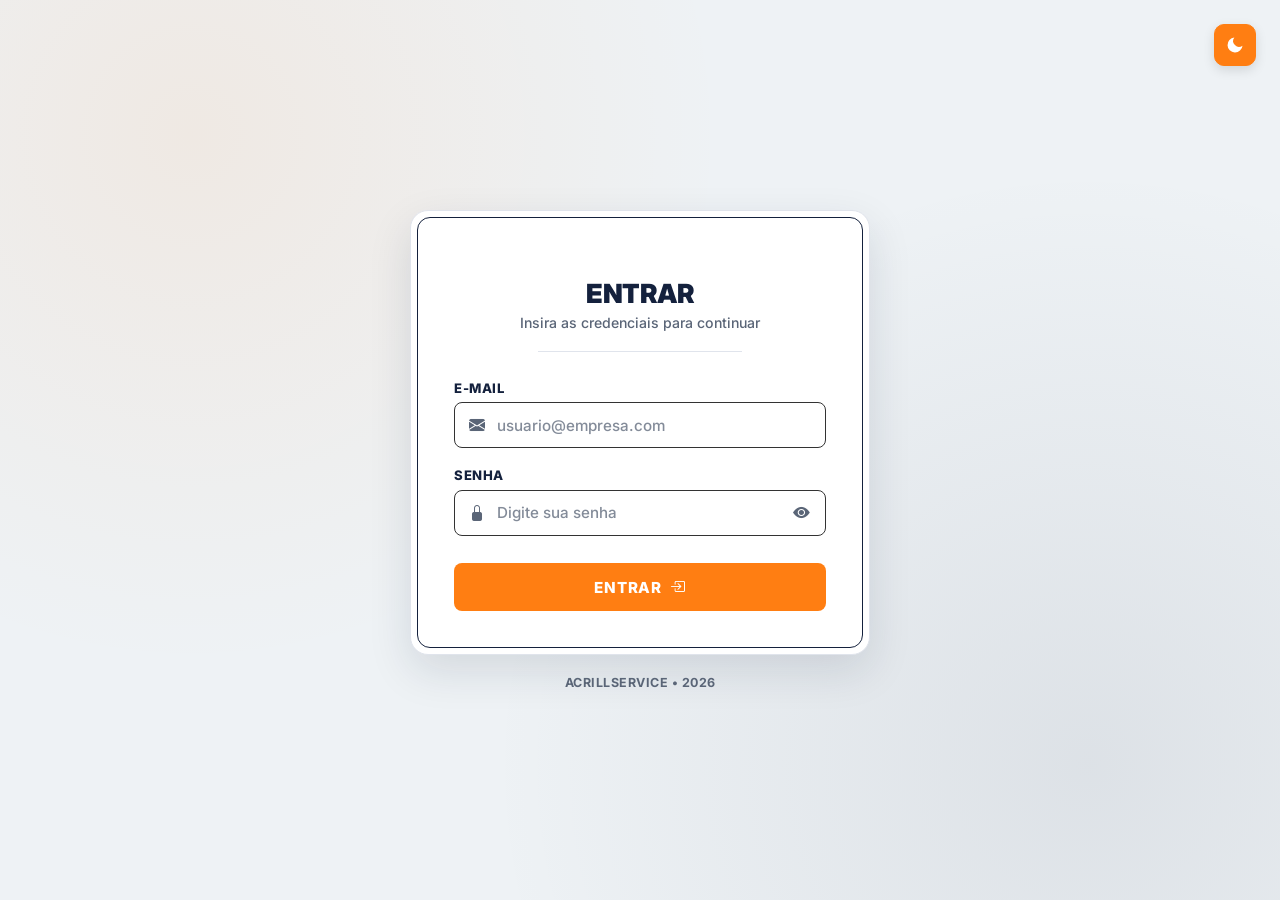
<file: index.html>
<!DOCTYPE html>
<html lang="pt-BR" data-role="Admin">
<head>
    <meta charset="UTF-8">
    <meta name="viewport" content="width=device-width, initial-scale=1.0">
    <title>Sysadmin - AcrillService</title>

    <script>
        function obterTemaCookie() {
            const cookie = document.cookie.split('; ').find(row => row.startsWith('app_theme='));
            return cookie ? cookie.split('=')[1] : 'light';
        }

        const savedTheme = obterTemaCookie();
        document.documentElement.setAttribute('data-theme', savedTheme);
        document.documentElement.setAttribute('data-bs-theme', savedTheme);
    </script>

    <link rel="preconnect" href="https://fonts.googleapis.com">
    <link rel="preconnect" href="https://fonts.gstatic.com" crossorigin>
    <link href="https://fonts.googleapis.com/css2?family=Inter:wght@300;400;600;700;800;900&display=swap" rel="stylesheet">

    <link rel="stylesheet" href="https://cdn.jsdelivr.net/npm/bootstrap-icons@1.11.1/font/bootstrap-icons.css">
    <link rel="stylesheet" href="https://cdnjs.cloudflare.com/ajax/libs/font-awesome/6.5.1/css/all.min.css">
    <link rel="stylesheet" href="./assets/css/sysadmin.css">
</head>
<body>

<div class="app-container">
    <div class="alert" id="alert-card" style="display: none;" role="alert">
        <div class="alert-content">
            <i class="bi bi-exclamation-triangle-fill alert-icon" id="alert-icon"></i>
            <span id="alert-text">Mensagem do sistema</span>
        </div>
    </div>

    <aside class="sidebar">
        <div class="sidebar-logo">
            <a href="http://localhost:8085/" class="logo-link">
                <img src="assets/images/acrillogo.svg" alt="Logo AcrillService"
                     onerror="this.onerror=null; this.src='./assets/img/logo-acrillservice.png';">
            </a>
        </div>

        <nav class="sidebar-nav">
            <a href="http://localhost:8085/" class="nav-item">
                <i class="bi bi-house-door-fill"></i>
                <span>INÍCIO</span>
            </a>
            <a href="http://localhost:8085/produto" class="nav-item">
                <i class="bi bi-box-seam-fill"></i>
                <span>PRODUTOS</span>
            </a>
            <a href="http://localhost:8085/venda" class="nav-item">
                <i class="bi bi-cart-fill"></i>
                <span>VENDAS</span>
            </a>
            <a href="http://localhost:8085/orcamento" class="nav-item">
                <i class="bi bi-file-earmark-text-fill"></i>
                <span>ORÇAMENTOS</span>
            </a>
            <a href="http://localhost:8085/cliente" class="nav-item">
                <i class="bi bi-people-fill"></i>
                <span>CLIENTES</span>
            </a>
            <a href="http://localhost:8085/avaliacao" class="nav-item">
                <i class="bi bi-star-fill"></i>
                <span>AVALIAÇÕES</span>
            </a>
            <a href="http://localhost:5501/index.html" rel="noreferrer" class="nav-item">
                <i class="bi bi-bar-chart-line-fill"></i>
                <span>RELATÓRIOS</span>
            </a>
            <a href="./index.html" class="nav-item active">
                <i class="bi bi-shield-lock-fill"></i>
                <span>SYSADMIN</span>
            </a>
        </nav>

        <div class="user-profile-widget">
            <div class="user-info-row">
                <div class="user-avatar">
                    <span id="sidebar-user-avatar">A</span>
                </div>
                <div class="user-details">
                    <span class="user-email" id="sidebar-user-email" title="Carregando...">Carregando...</span>
                    <span class="user-role" id="sidebar-user-role">ADMIN</span>
                </div>
            </div>

            <div class="user-actions-row">
                <button type="button" id="theme-toggle" class="btn-theme" title="Alternar Tema" aria-label="Alternar Tema">
                    <svg id="icon-moon" xmlns="http://www.w3.org/2000/svg" width="20" height="20" viewBox="0 0 24 24" fill="currentColor">
                        <path d="M21 12.79A9 9 0 1 1 11.21 3 7 7 0 0 0 21 12.79z"/>
                    </svg>
                    <svg id="icon-sun" xmlns="http://www.w3.org/2000/svg" width="20" height="20" viewBox="0 0 24 24" fill="none" stroke="currentColor" stroke-width="2" stroke-linecap="round" stroke-linejoin="round" style="display: none;">
                        <circle cx="12" cy="12" r="5"/><line x1="12" y1="1" x2="12" y2="3"/><line x1="12" y1="21" x2="12" y2="23"/><line x1="4.22" y1="4.22" x2="5.64" y2="5.64"/><line x1="18.36" y1="18.36" x2="19.78" y2="19.78"/><line x1="1" y1="12" x2="3" y2="12"/><line x1="21" y1="12" x2="23" y2="12"/><line x1="4.22" y1="19.78" x2="5.64" y2="18.36"/><line x1="18.36" y1="5.64" x2="19.78" y2="4.22"/>
                    </svg>
                </button>

                <button type="button" id="btn-logout" class="btn-logout">SAIR</button>
            </div>
        </div>
    </aside>

    <main class="main-content">
        <header class="page-header">
            <h1 class="page-title">SYSADMIN</h1>
        </header>

        <section class="toolbar">
            <div class="toolbar-left">
                <button type="button" id="btn-novo-usuario" class="btn-orange">
                    NOVO USUÁRIO
                </button>
            </div>
        </section>

        <section class="table-container">
            <table class="data-table">
                <thead>
                <tr>
                    <th>Código</th>
                    <th>E-mail</th>
                    <th>Permissões (Roles)</th>
                    <th>Status</th>
                    <th class="text-right">Ações</th>
                </tr>
                </thead>
                <tbody id="users-table-body">
                </tbody>
            </table>
        </section>
    </main>
</div>

<div class="modal-overlay" id="modal-usuario" style="display: none;">
    <div class="modal-card">
        <div class="modal-inner-border">
            <div class="modal-top-bar">
                <button type="button" class="btn-close-modal" data-close="modal-usuario" aria-label="Fechar">&times;</button>
            </div>

            <div class="modal-body-content">
                <h2 id="modal-usuario-titulo" class="modal-page-title">NOVO USUÁRIO</h2>
                <hr class="modal-divider">

                <form id="form-usuario" class="modal-form">
                    <input type="hidden" id="usuario-id">

                    <div class="form-group">
                        <label for="usuario-email">E-MAIL</label>
                        <input type="email" id="usuario-email" placeholder="usuario@empresa.com" required>
                    </div>

                    <div class="form-group" id="grupo-senha">
                        <label for="usuario-senha">SENHA</label>
                        <input type="password" id="usuario-senha" placeholder="Digite a senha inicial">
                        <small class="help-text" id="senha-help" style="display: none;">Deixe em branco para manter a senha atual.</small>
                    </div>

                    <div class="form-group">
                        <label>PERMISSÕES (ROLES)</label>
                        <div class="roles-list" id="roles-checkbox-container">
                            <label class="role-checkbox-item">
                                <input type="checkbox" name="roles" value="Admin">
                                <span><strong>Admin</strong> — Acesso total e gerenciamento de usuários</span>
                            </label>
                            <label class="role-checkbox-item">
                                <input type="checkbox" name="roles" value="sales">
                                <span><strong>sales</strong> — Vendas, orçamentos e clientes</span>
                            </label>
                            <label class="role-checkbox-item">
                                <input type="checkbox" name="roles" value="add_product">
                                <span><strong>add_product</strong> — Cadastro e edição de produtos</span>
                            </label>
                            <label class="role-checkbox-item">
                                <input type="checkbox" name="roles" value="Client">
                                <span><strong>Client</strong> — Crie e edite avaliações</span>
                            </label>
                        </div>
                    </div>

                    <div class="modal-footer">
                        <button type="button" class="btn-outline-cancel" data-close="modal-usuario">CANCELAR</button>
                        <button type="submit" class="btn-orange btn-modal-save" id="btn-salvar-usuario">SALVAR</button>
                    </div>
                </form>
            </div>
        </div>
    </div>
</div>

<script type="module" src="./assets/js/index/main.js"></script>
</body>
</html>
</file>
<file: assets/css/sysadmin.css>
:root {
    --bg-outer: #eef2f5;
    --bg-sidebar: #ffffff;
    --bg-surface: #ffffff;
    --bg-subtle: #f5f7fa;
    --bg-subtle-hover: #ebeff5;
    --bg-modal-overlay: rgba(20, 33, 61, 0.55);

    --border-color: #e0e4ec;
    --border-sidebar: #d1d5db;
    --input-bg: #ffffff;
    --input-border: #333333;

    --text-primary: #14213d;
    --text-secondary: #393939;
    --text-muted: #5a6577;

    --brand-orange: #ff7e12;
    --brand-orange-hover: #e06500;
    --brand-orange-modal: #ff9433;
    --brand-orange-text: #ffffff;
    --brand-navy: #14213d;
    --active-border: #14213d;
    --nav-hover: #fff4eb;
    --shadow-main: 0 12px 40px rgba(20, 33, 61, 0.08);

    /* Widget de Perfil (Tema Claro) */
    --avatar-bg: #14213d;
    --avatar-text: #ffffff;
    --theme-btn-bg: #ff7e12;
    --theme-btn-border: #ff7e12;
    --theme-btn-icon: #ffffff;

    /* Badges */
    --badge-active-bg: #10b981;
    --badge-warning-bg: #f59e0b;
    --badge-inactive-bg: #ef4444;

    --font-family: 'Inter', sans-serif;
    --sidebar-width: 228px;
}

/* =========================================================
   TEMA ESCURO (IDÊNTICO AO MONOLITO)
   ========================================================= */
[data-theme="dark"] {
    --bg-outer: #05080f;
    --bg-sidebar: #090e1a;
    --bg-surface: #0e1525;
    --bg-subtle: #151f34;
    --bg-subtle-hover: #1c2944;
    --bg-modal-overlay: rgba(2, 6, 16, 0.78);

    --border-color: #1f2c47;
    --border-sidebar: #1a253c;
    --input-bg: #090e1a;
    --input-border: #263554;

    --text-primary: #f8fafc;
    --text-secondary: #cbd5e1;
    --text-muted: #8b9bb4;

    --brand-orange: #ff7e12;
    --brand-orange-hover: #ff9438;
    --brand-orange-text: #f8fafc;
    --active-border: #f8fafc;
    --nav-hover: rgba(255, 126, 18, 0.12);
    --shadow-main: 0 16px 48px rgba(0, 0, 0, 0.8);

    --avatar-bg: #f8fafc;
    --avatar-text: #090e1a;
    --theme-btn-bg: rgba(255, 126, 18, 0.12);
    --theme-btn-border: #ff7e12;
    --theme-btn-icon: #ff9438;
}

* {
    margin: 0;
    padding: 0;
    box-sizing: border-box;
    font-family: 'Inter', sans-serif;
}

body {
    font-family: 'Inter', sans-serif;
    background-color: var(--bg-outer);
    color: var(--text-primary);
    padding: 5px;
    height: 100vh;
    margin: 0;
    box-sizing: border-box;
    overflow: hidden;
    transition: background-color 0.2s ease, color 0.2s ease;
}

/* Moldura principal arredondada do monolito */
.app-container {
    display: flex;
    height: 100%;
    border-radius: 20px;
    overflow: hidden;
    box-shadow: var(--shadow-main);
    background-color: var(--bg-surface);
    border: 1px solid var(--border-color);
    transition: background-color 0.2s ease, border-color 0.2s ease;
}

.sidebar {
    width: 228px;
    height: 100%;
    position: sticky;
    background-color: var(--bg-sidebar);
    border-right: 1px solid var(--border-sidebar);
    box-shadow: 2px 0px 10px rgba(0, 0, 0, 0.25);
    z-index: 10;
    display: flex;
    flex-direction: column;
    flex-shrink: 0;
    overflow-y: auto;
    overflow-x: hidden;
    scrollbar-width: none;
    transition: background-color 0.2s ease, border-color 0.2s ease;
}

.sidebar::-webkit-scrollbar {
    display: none;
}

.sidebar-logo {
    display: flex;
    justify-content: center;
    align-items: center;
    padding-top: 24px;
    padding-bottom: 24px;
    margin-bottom: 8px;
    width: 100%;
}

.logo-link {
    display: flex;
    align-items: center;
    justify-content: center;
    width: 100%;
}

.sidebar-logo img {
    max-height: 120px;
    max-width: 120px;
    width: auto;
    height: auto;
    object-fit: contain;
    transition: filter 0.2s ease;
}

[data-theme="dark"] .sidebar-logo img {
    filter: brightness(0) invert(1);
}

.sidebar-nav {
    display: flex;
    flex-direction: column;
}

.nav-item {
    display: flex;
    align-items: center;
    padding: 16px 24px;
    color: var(--text-secondary);
    text-decoration: none;
    font-weight: 800;
    font-size: 13px;
    letter-spacing: 0.8px;
    text-transform: uppercase;
    transition: background-color 0.2s ease-in-out, color 0.2s ease-in-out;
    border: none;
    background: transparent;
    width: 100%;
    cursor: pointer;
    text-align: left;
}

.nav-item i {
    font-size: 20px;
    margin-right: 10px;
    color: var(--text-muted);
    line-height: 1;
    transition: color 0.2s ease-in-out;
}

.nav-item:hover:not(.active) {
    background-color: var(--nav-hover);
    color: var(--text-primary);
}

.nav-item:hover:not(.active) i {
    color: var(--brand-orange);
}

.nav-item.active {
    background-color: var(--brand-orange);
    border-bottom: 3px solid var(--active-border);
    color: var(--brand-orange-text);
    font-weight: 900;
}

.nav-item.active i {
    color: var(--brand-orange-text) !important;
}


.user-profile-widget {
    margin-top: auto;
    padding: 12px 14px;
    border-top: 1px solid var(--border-color);
    background-color: var(--bg-sidebar);
    display: flex;
    flex-direction: column;
    gap: 10px;
    flex-shrink: 0;
    transition: background-color 0.2s ease, border-color 0.2s ease;
}

.user-info-row {
    display: flex;
    align-items: center;
    gap: 10px;
}

.user-avatar {
    width: 38px;
    height: 38px;
    border-radius: 50%;
    background-color: var(--avatar-bg);
    color: var(--avatar-text);
    display: flex;
    align-items: center;
    justify-content: center;
    font-weight: 800;
    font-size: 1rem;
    flex-shrink: 0;
    overflow: hidden;
    transition: background-color 0.2s ease, color 0.2s ease;
}

.user-details {
    display: flex;
    flex-direction: column;
    min-width: 0;
}

.user-email {
    font-weight: 800;
    font-size: 0.8rem;
    color: var(--text-primary);
    white-space: nowrap;
    overflow: hidden;
    text-overflow: ellipsis;
}

.user-role {
    font-size: 0.7rem;
    font-weight: 600;
    color: var(--text-muted);
    text-transform: uppercase;
    letter-spacing: 0.4px;
}

.user-actions-row {
    display: flex;
    align-items: center;
    gap: 8px;
}

.btn-theme {
    flex: 1;
    height: 32px;
    border-radius: 6px;
    background-color: var(--theme-btn-bg);
    border: 1.5px solid var(--theme-btn-border);
    color: var(--theme-btn-icon);
    display: flex;
    align-items: center;
    justify-content: center;
    cursor: pointer;
    transition: all 0.2s ease;
}

.btn-theme:hover {
    background-color: var(--brand-orange);
    color: var(--brand-orange-text);
}

.btn-logout {
    flex: 1;
    height: 32px;
    border-radius: 6px;
    background-color: var(--brand-orange);
    border: none;
    color: var(--brand-orange-text);
    font-weight: 800;
    font-size: 0.78rem;
    letter-spacing: 0.5px;
    text-transform: uppercase;
    cursor: pointer;
    transition: background-color 0.2s ease;
}

.btn-logout:hover {
    background-color: var(--brand-orange-hover);
}

.main-content {
    background-color: var(--bg-surface);
    color: var(--text-primary);
    height: 100%;
    flex-grow: 1;
    padding: 3rem;
    overflow-y: auto;
    transition: background-color 0.2s ease, color 0.2s ease;
}

.page-header {
    margin-bottom: 0.5rem;
}

.page-title {
    font-size: 3rem;
    font-weight: 900;
    color: var(--text-primary);
    letter-spacing: -1px;
    line-height: 1.2;
    margin: 0;
    text-transform: uppercase;
}

.alert {
    position: fixed;
    top: 0;
    right: 0;
    margin: 1.5rem;
    padding: 1rem 1.25rem;
    border-radius: 10px;
    background-color: #f8d7da;
    border-left: 5px solid #dc3535;
    color: #14213d;
    font-size: 0.95rem;
    font-weight: 700;
    box-shadow: 0 1rem 3rem rgba(0, 0, 0, 0.175);
    z-index: 1050;
    min-width: 320px;
    max-width: 500px;
}

.alert-content {
    display: flex;
    align-items: center;
    gap: 0.65rem;
}

.alert-icon {
    font-size: 1.4rem;
}

.alert.success {
    background-color: #d1e7dd;
    border-left-color: #198754;
    color: #0f5132;
}

[data-theme="dark"] .alert {
    background-color: #2b1218;
    color: #fecdd3;
}

[data-theme="dark"] .alert.success {
    background-color: #0f291e;
    color: #a7f3d0;
}

.toolbar {
    display: flex;
    justify-content: space-between;
    align-items: center;
    gap: 1rem;
    margin-bottom: 1.5rem;
    flex-wrap: wrap;
}

.toolbar-left {
    display: flex;
    align-items: center;
    gap: 1rem;
}

.btn-orange {
    background-color: var(--brand-orange);
    color: var(--brand-orange-text);
    font-weight: 800;
    font-size: 0.85rem;
    padding: 10px 20px;
    border: none;
    border-radius: 8px;
    text-transform: uppercase;
    cursor: pointer;
    transition: background-color 0.2s ease;
}

.btn-orange:hover {
    background-color: var(--brand-orange-hover);
    color: var(--brand-orange-text);
}


.table-container {
    width: 100%;
    overflow-x: auto;
    margin-top: 20px;
}

.data-table {
    width: 100%;
    border-collapse: collapse;
    text-align: left;
}

.data-table thead th {
    border-bottom: 2px solid var(--border-color);
    color: var(--text-muted);
    font-weight: 700;
    text-transform: uppercase;
    font-size: 0.8rem;
    letter-spacing: 0.5px;
    padding: 12px;
}

.data-table thead th.text-right {
    text-align: right;
}

.data-table tbody tr {
    transition: background-color 0.2s;
}

.data-table tbody tr:hover td {
    background-color: var(--bg-subtle-hover);
}

.data-table tbody td {
    vertical-align: middle;
    background-color: var(--bg-subtle);
    border-bottom: 6px solid var(--bg-surface);
    padding: 12px;
    font-weight: 400;
    font-size: 0.95rem;
    color: var(--text-primary);
    transition: background-color 0.2s ease, border-color 0.2s ease, color 0.2s ease;
}

.data-table tbody td.actions-cell {
    display: table-cell;
    text-align: right;
    white-space: nowrap;
}

.data-table tbody td.actions-cell .btn-action + .btn-action {
    margin-left: 0.5rem;
}

.roles-cell {
    display: flex;
    flex-wrap: wrap;
    gap: 0.4rem;
}

.role-badge {
    background-color: var(--bg-surface);
    color: var(--text-primary);
    border: 1.5px solid var(--border-color);
    padding: 0.25rem 0.6rem;
    border-radius: 6px;
    font-size: 0.78rem;
    font-weight: 700;
}

.status-badge {
    display: inline-block;
    padding: 0.4em 0.65em;
    border-radius: 6px;
    color: #ffffff;
    font-size: 0.78rem;
    font-weight: 700;
    text-transform: uppercase;
}

.status-ativo {
    background-color: var(--badge-active-bg);
}

.status-inativo {
    background-color: var(--badge-inactive-bg);
}

.actions-cell {
    display: flex;
    justify-content: flex-end;
    align-items: center;
    gap: 0.5rem;
}

.btn-action {
    border-radius: 8px;
    padding: 5px 12px;
    font-size: 0.82rem;
    font-weight: 700;
    text-transform: uppercase;
    cursor: pointer;
    transition: all 0.2s ease;
}

.btn-permissions {
    background-color: #14213d;
    color: #ffffff;
    border: 1.8px solid #14213d;
}

.btn-permissions:hover {
    background-color: transparent;
    color: var(--text-primary);
}

.btn-edit {
    background-color: var(--brand-orange);
    color: var(--brand-orange-text);
    border: 1.8px solid var(--brand-orange);
}

.btn-edit:hover {
    background-color: var(--brand-orange-hover);
    border-color: var(--brand-orange-hover);
}

.btn-toggle-status {
    background-color: transparent;
    color: var(--brand-orange);
    border: 1.8px solid var(--brand-orange);
}

.btn-toggle-status:hover {
    background-color: var(--brand-orange);
    color: var(--brand-orange-text);
}

.btn-toggle-status.reativar {
    background-color: transparent;
    color: var(--badge-active-bg);
    border: 1.8px solid var(--badge-active-bg);
}

.btn-toggle-status.reativar:hover {
    background-color: var(--badge-active-bg);
    color: #ffffff;
}

.modal-overlay {
    position: fixed;
    inset: 0;
    background-color: var(--bg-modal-overlay);
    display: flex;
    align-items: center;
    justify-content: center;
    z-index: 1050;
    padding: 1rem;
}

.modal-card {
    background-color: var(--bg-surface);
    width: 100%;
    max-width: 600px;
    border-radius: 16px;
    padding: 6px;
    box-shadow: 0 1rem 3rem rgba(0, 0, 0, 0.35);
    animation: modalFadeIn 0.2s ease;
}

[data-theme="dark"] .modal-card {
    background-color: #11192b;
}

.modal-inner-border {
    border: 1.6px solid #14213d;
    border-radius: 12px;
    padding: 1.5rem 2.5rem 2.5rem 2.5rem;
}

[data-theme="dark"] .modal-inner-border {
    border-color: #ffffff;
}

@keyframes modalFadeIn {
    from {
        opacity: 0;
        transform: translateY(-10px);
    }
    to {
        opacity: 1;
        transform: translateY(0);
    }
}

.modal-top-bar {
    display: flex;
    justify-content: flex-end;
}

.btn-close-modal {
    background: none;
    border: none;
    font-size: 1.8rem;
    line-height: 1;
    color: var(--text-muted);
    cursor: pointer;
    transition: color 0.15s;
}

.btn-close-modal:hover {
    color: var(--text-primary);
}

.modal-page-title {
    font-size: 2.2rem;
    font-weight: 900;
    color: var(--text-primary);
    text-align: center;
    text-transform: uppercase;
    letter-spacing: -1px;
    line-height: 1.1;
    margin-bottom: 0.75rem;
}

.modal-divider {
    width: 60%;
    margin: 0 auto 2rem auto;
    border: none;
    border-top: 1px solid var(--text-primary);
}

.form-group {
    display: flex;
    flex-direction: column;
    margin-bottom: 1.25rem;
}

.form-group label {
    font-size: 1rem;
    font-weight: 700;
    color: var(--text-primary);
    text-transform: uppercase;
    margin-bottom: 0.35rem;
}

.form-group input {
    height: 46px;
    padding: 0 1rem;
    border: 1.6px solid var(--input-border);
    border-radius: 8px;
    font-size: 1rem;
    background-color: var(--input-bg);
    color: var(--text-primary);
    outline: none;
    transition: border-color 0.15s, background-color 0.2s;
}

.form-group input:focus {
    border-color: var(--brand-orange);
    box-shadow: 0 0 0 0.2rem rgba(255, 126, 18, 0.25);
}

.help-text {
    font-size: 0.8rem;
    color: var(--text-muted);
    margin-top: 0.35rem;
}

.roles-list {
    display: flex;
    flex-direction: column;
    gap: 0.65rem;
}

.role-checkbox-item {
    display: flex;
    align-items: center;
    gap: 0.75rem;
    padding: 0.75rem 1rem;
    border: 1.6px solid var(--border-color);
    border-radius: 8px;
    background-color: var(--bg-subtle);
    cursor: pointer;
    transition: background-color 0.15s ease, border-color 0.15s ease;
}

.role-checkbox-item:hover {
    background-color: var(--nav-hover);
    border-color: var(--brand-orange);
}

.role-checkbox-item input[type="checkbox"] {
    accent-color: var(--brand-orange);
    width: 18px;
    height: 18px;
    cursor: pointer;
}

.role-checkbox-item span {
    font-size: 0.9rem;
    color: var(--text-primary);
    line-height: 1.35;
}

.modal-footer {
    display: flex;
    justify-content: center;
    gap: 1rem;
    margin-top: 2rem;
}

.btn-outline-cancel {
    background-color: transparent;
    color: var(--text-muted);
    border: 1.8px solid var(--text-muted);
    border-radius: 8px;
    padding: 12px 32px;
    font-size: 1.05rem;
    font-weight: 800;
    text-transform: uppercase;
    cursor: pointer;
    transition: all 0.2s ease;
}

.btn-outline-cancel:hover {
    background-color: var(--text-muted);
    color: #ffffff;
}

.btn-modal-save {
    background-color: var(--brand-orange-modal);
    padding: 12px 36px;
    font-size: 1.05rem;
    font-weight: 800;
}

.btn-modal-save:hover {
    background-color: var(--brand-orange);
}

/* Tela de Acesso Negado (403) */
.forbidden-container {
    display: flex;
    flex-direction: column;
    align-items: center;
    justify-content: center;
    text-align: center;
    min-height: calc(100vh - 170px);
    background-color: var(--bg-surface);
    border: 1.6px solid var(--border-color);
    border-radius: 16px;
    padding: 3rem 2rem;
}

.forbidden-icon {
    width: 64px;
    height: 64px;
    border-radius: 50%;
    background-color: rgba(239, 68, 68, 0.14);
    color: var(--badge-inactive-bg);
    display: flex;
    align-items: center;
    justify-content: center;
    font-size: 1.75rem;
    margin-bottom: 1rem;
}

.forbidden-code {
    font-size: 4rem;
    font-weight: 900;
    color: var(--badge-inactive-bg);
    line-height: 1;
    margin-bottom: 0.75rem;
}

.forbidden-title {
    font-size: 1.45rem;
    font-weight: 800;
    color: var(--text-primary);
    margin-bottom: 0.75rem;
}

.forbidden-text {
    max-width: 480px;
    color: var(--text-muted);
    font-size: 0.95rem;
    margin-bottom: 2rem;
    line-height: 1.6;
}
</file>
<file: assets/css/login.css>
:root {
    --bg-outer: #eef2f5;
    --bg-surface: #ffffff;
    --bg-subtle: #f5f7fa;
    --border-color: #e0e4ec;
    --border-inner-card: #14213d;
    --input-bg: #ffffff;
    --input-border: #333333;

    --text-primary: #14213d;
    --text-secondary: #393939;
    --text-muted: #5a6577;

    --brand-orange: #ff7e12;
    --brand-orange-hover: #e06500;
    --brand-orange-text: #ffffff;
    --shadow-main: 0 16px 44px rgba(20, 33, 61, 0.12);

    --theme-btn-bg: #ff7e12;
    --theme-btn-border: #ff7e12;
    --theme-btn-icon: #ffffff;

    --alert-error-bg: #f8d7da;
    --alert-error-border: #dc3535;
    --alert-error-text: #14213d;

    --font-family: 'Inter', -apple-system, BlinkMacSystemFont, 'Segoe UI', Roboto, sans-serif;
}

[data-theme="dark"] {
    --bg-outer: #05080f;
    --bg-surface: #0e1525;
    --bg-subtle: #151f34;
    --border-color: #1f2c47;
    --border-inner-card: #ffffff;
    --input-bg: #090e1a;
    --input-border: #263554;

    --text-primary: #f8fafc;
    --text-secondary: #cbd5e1;
    --text-muted: #8b9bb4;

    --brand-orange: #ff7e12;
    --brand-orange-hover: #ff9438;
    --brand-orange-text: #f8fafc;
    --shadow-main: 0 20px 52px rgba(0, 0, 0, 0.85);

    --theme-btn-bg: rgba(255, 126, 18, 0.12);
    --theme-btn-border: #ff7e12;
    --theme-btn-icon: #ff9438;

    --alert-error-bg: #2b1218;
    --alert-error-border: #ef4444;
    --alert-error-text: #fecdd3;
}

* {
    margin: 0;
    padding: 0;
    box-sizing: border-box;
    font-family: var(--font-family);
}

body {
    min-height: 100vh;
    background-color: var(--bg-outer);
    background-image:
            radial-gradient(circle at 15% 15%, rgba(255, 126, 18, 0.08), transparent 40%),
            radial-gradient(circle at 85% 85%, rgba(20, 33, 61, 0.08), transparent 45%);
    color: var(--text-primary);
    display: flex;
    align-items: center;
    justify-content: center;
    padding: 1.5rem;
    position: relative;
    transition: background-color 0.2s ease, color 0.2s ease;
}

[data-theme="dark"] body {
    background-image:
            radial-gradient(circle at 15% 15%, rgba(255, 126, 18, 0.09), transparent 40%),
            radial-gradient(circle at 85% 85%, rgba(31, 44, 71, 0.35), transparent 45%);
}

.btn-theme-floating {
    position: fixed;
    top: 1.5rem;
    right: 1.5rem;
    width: 42px;
    height: 42px;
    border-radius: 10px;
    background-color: var(--theme-btn-bg);
    border: 1.5px solid var(--theme-btn-border);
    color: var(--theme-btn-icon);
    display: flex;
    align-items: center;
    justify-content: center;
    cursor: pointer;
    box-shadow: 0 4px 12px rgba(0, 0, 0, 0.12);
    transition: all 0.2s ease;
    z-index: 20;
}

.btn-theme-floating:hover {
    background-color: var(--brand-orange);
    color: var(--brand-orange-text);
    transform: translateY(-1px);
}

.login-wrapper {
    width: 100%;
    max-width: 460px;
    display: flex;
    flex-direction: column;
    align-items: center;
    gap: 1.25rem;
}

.form-card {
    width: 100%;
    background-color: var(--bg-surface);
    border: 1px solid var(--border-color);
    border-radius: 18px;
    padding: 6px;
    box-shadow: var(--shadow-main);
    transition: background-color 0.2s ease, border-color 0.2s ease;
}

.form-card-inner {
    border: 1.6px solid var(--border-inner-card);
    border-radius: 13px;
    padding: 2.5rem 2.25rem 2.25rem 2.25rem;
    display: flex;
    flex-direction: column;
    align-items: center;
    transition: border-color 0.2s ease;
}

.brand-header {
    display: flex;
    justify-content: center;
    align-items: center;
    margin-bottom: 1.25rem;
}

.brand-logo {
    max-height: 92px;
    max-width: 120px;
    width: auto;
    height: auto;
    object-fit: contain;
    transition: filter 0.2s ease;
}

[data-theme="dark"] .brand-logo {
    filter: brightness(0) invert(1);
}

.login-title {
    color: var(--text-primary);
    font-size: 1.65rem;
    font-weight: 900;
    letter-spacing: -0.5px;
    text-transform: uppercase;
    text-align: center;
    line-height: 1.15;
    margin-bottom: 0.35rem;
}

.login-subtitle {
    color: var(--text-muted);
    font-size: 0.88rem;
    font-weight: 500;
    text-align: center;
}

.login-divider {
    width: 55%;
    margin: 1.25rem auto 1.75rem auto;
    border: none;
    border-top: 1px solid var(--border-color);
}

.alert {
    display: none;
    align-items: center;
    gap: 0.6rem;
    width: 100%;
    padding: 0.85rem 1rem;
    margin-bottom: 1.35rem;
    border-radius: 8px;
    background-color: var(--alert-error-bg);
    border-left: 5px solid var(--alert-error-border);
    color: var(--alert-error-text);
    font-size: 0.88rem;
    font-weight: 700;
    line-height: 1.35;
}

.alert-icon {
    font-size: 1.15rem;
    color: var(--alert-error-border);
    flex-shrink: 0;
}

form {
    width: 100%;
    display: flex;
    flex-direction: column;
    gap: 1.2rem;
}

.form-group {
    display: flex;
    flex-direction: column;
}

label {
    color: var(--text-primary);
    font-size: 0.82rem;
    font-weight: 800;
    letter-spacing: 0.5px;
    text-transform: uppercase;
    margin-bottom: 0.4rem;
}

.input-wrapper {
    position: relative;
    display: flex;
    align-items: center;
}

.input-icon {
    position: absolute;
    left: 0.95rem;
    color: var(--text-muted);
    font-size: 1rem;
    pointer-events: none;
    transition: color 0.2s ease;
}

input[type="email"],
input[type="password"],
input[type="text"] {
    width: 100%;
    height: 46px;
    padding: 0 2.65rem 0 2.65rem;
    border: 1.6px solid var(--input-border);
    border-radius: 8px;
    font-size: 0.95rem;
    font-weight: 500;
    color: var(--text-primary);
    background-color: var(--input-bg);
    outline: none;
    transition: border-color 0.2s ease, box-shadow 0.2s ease, background-color 0.2s ease;
}

input::placeholder {
    color: var(--text-muted);
    opacity: 0.75;
}

input:focus {
    border-color: var(--brand-orange);
    box-shadow: 0 0 0 0.2rem rgba(255, 126, 18, 0.22);
}

.input-wrapper:focus-within .input-icon {
    color: var(--brand-orange);
}

.btn-toggle-pass {
    position: absolute;
    right: 0.75rem;
    background: none;
    border: none;
    color: var(--text-muted);
    font-size: 1.05rem;
    cursor: pointer;
    padding: 0.25rem;
    display: flex;
    align-items: center;
    justify-content: center;
    transition: color 0.15s ease;
}

.btn-toggle-pass:hover {
    color: var(--text-primary);
}

.btn-submit {
    width: 100%;
    height: 48px;
    margin-top: 0.5rem;
    background-color: var(--brand-orange);
    color: var(--brand-orange-text);
    border: none;
    border-radius: 8px;
    font-size: 0.95rem;
    font-weight: 800;
    letter-spacing: 0.8px;
    text-transform: uppercase;
    cursor: pointer;
    display: inline-flex;
    align-items: center;
    justify-content: center;
    gap: 0.5rem;
    transition: background-color 0.2s ease, transform 0.1s ease;
}

.btn-submit:hover:not(:disabled) {
    background-color: var(--brand-orange-hover);
}

.btn-submit:active:not(:disabled) {
    transform: scale(0.99);
}

.btn-submit:disabled {
    opacity: 0.65;
    cursor: not-allowed;
}

.login-footer {
    font-size: 0.78rem;
    font-weight: 700;
    color: var(--text-muted);
    letter-spacing: 0.5px;
    text-transform: uppercase;
}

@media (max-width: 480px) {
    .form-card-inner {
        padding: 2rem 1.4rem 1.75rem 1.4rem;
    }
}
</file>
